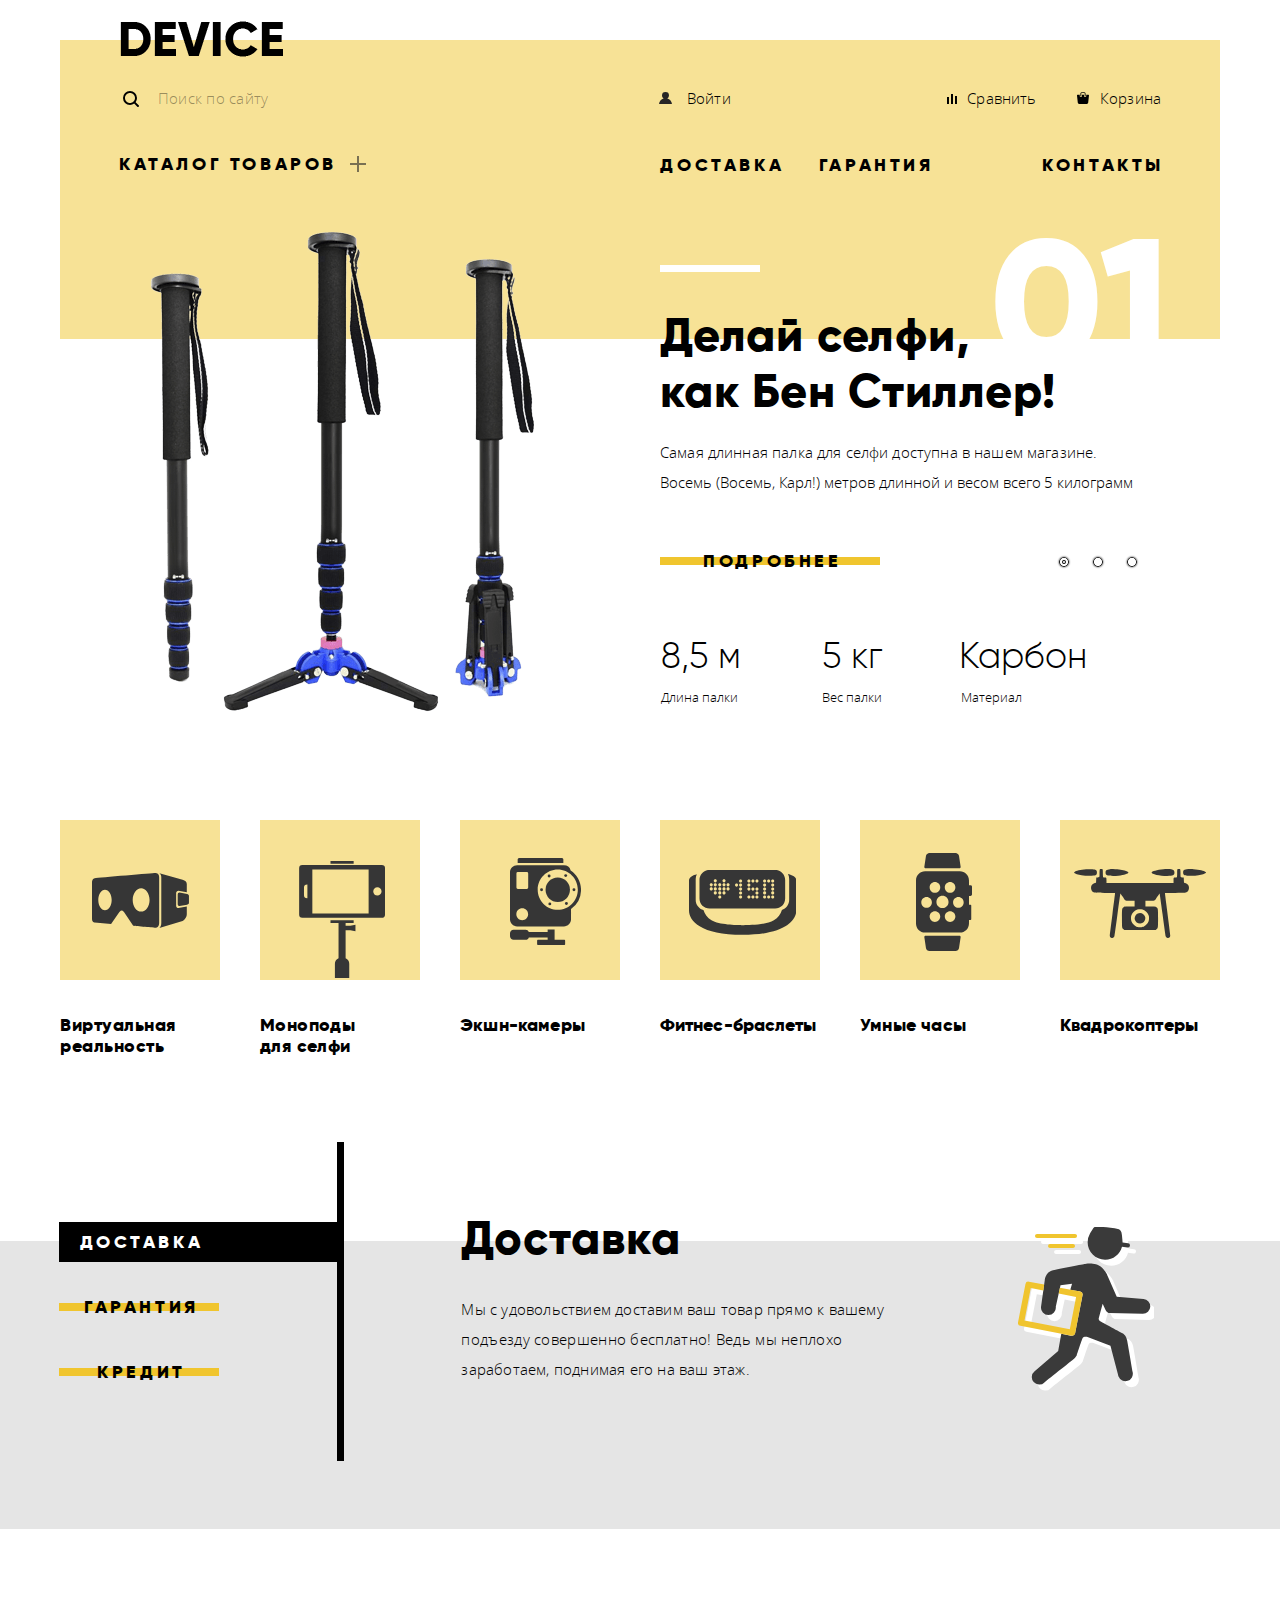
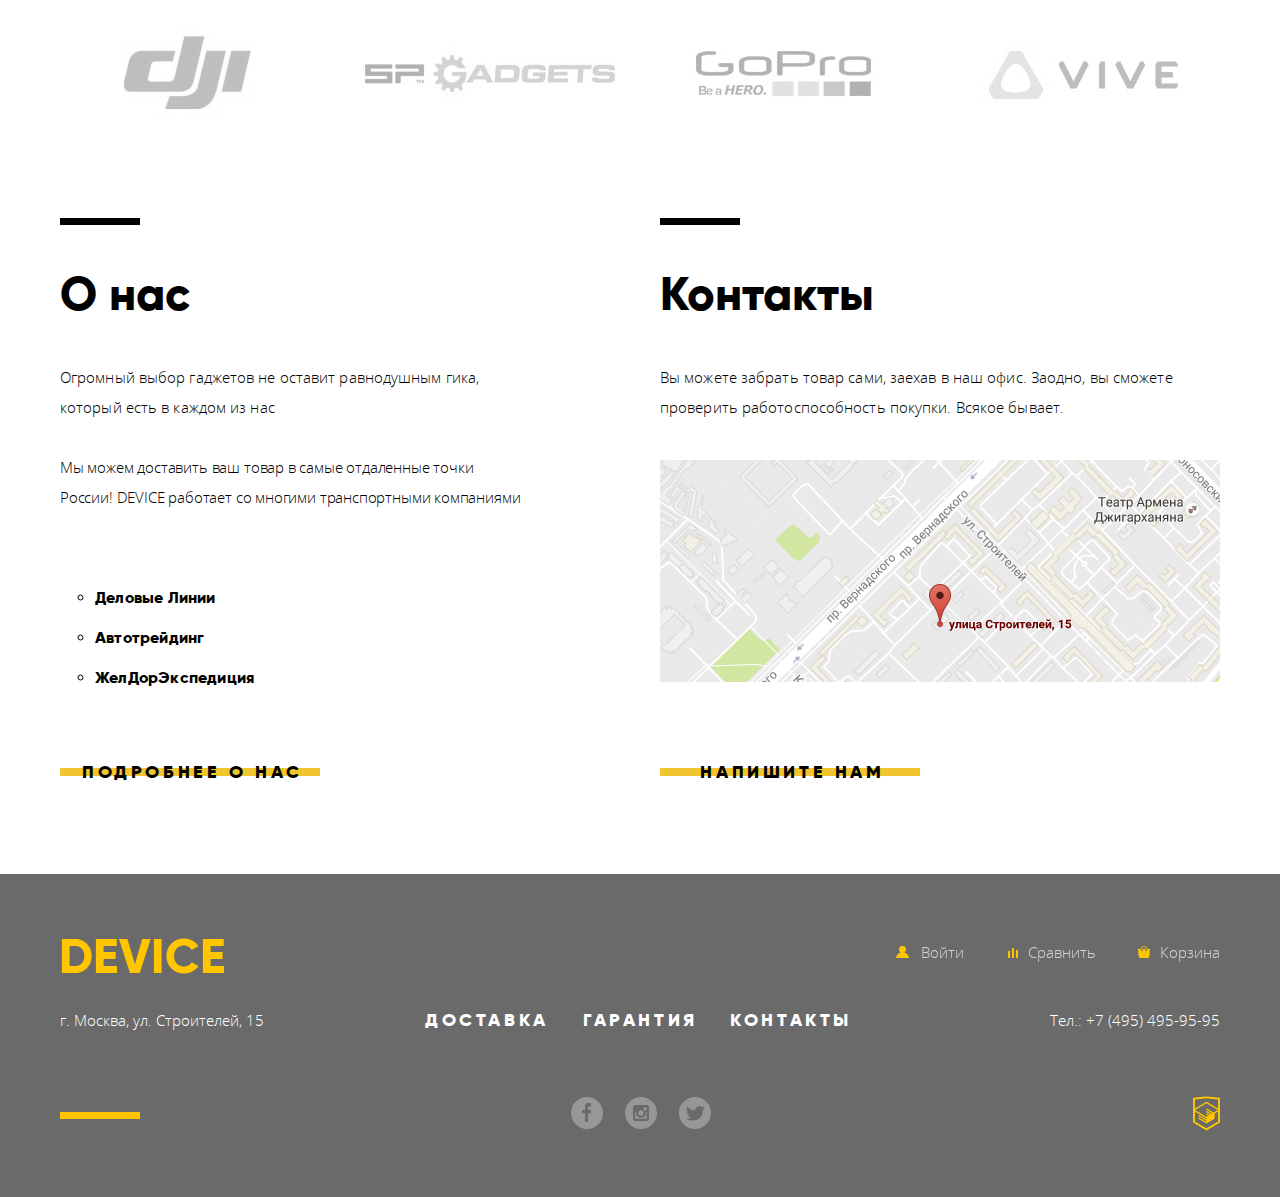
<file: index.html>
<!DOCTYPE html>
<html lang="ru">

<head>
    <meta charset="utf-8">
    <title>HTML Academy: Девайс</title>
    <link rel="stylesheet" href="css/normalize.css">
    <link rel="stylesheet" href="css/style.min.css">
</head>

<body>
    <header class="page-header">
        <div class="container-header">
            <img src="img/device-logo-header.png" alt="DEVICE" class="logo-header" width="168" height="54">
            <div class="header-top">
                <form action="https://echo.htmlacademy.ru" class="search" name="search">
                    <div class="search-style">
                        <input type="search" placeholder="Поиск по сайту">
                        <input type="submit" value="Найти" class="button-hover">
                    </div>
                </form>
                <ul class="user-interface">
                    <li>
                        <a href="#" class="user"> Войти</a>
                    </li>
                    <li>
                        <a href="#" class="compare"> Сравнить</a>
                    </li>
                    <li>
                        <a href="#" class="cart"> Корзина</a>
                    </li>
                </ul>
            </div>
            <div class="header-bottom">
                <ul class="catalog">
                    <li><a href="#" class="catalog-first-item">Каталог товаров </a><img src="img/plus.svg" alt="открыть каталог товаров" class="plus" width="16" height="16">
                        <div class="catalog-navigation-hidden">
                            <div class="column">
                                <ul class="column-1">
                                    <li><a href="#">Виртуальная реальность</a></li>
                                    <li><a href="catalog.html">Моноподы для селфи</a></li>
                                    <li><a href="#">Экшн-камеры</a></li>
                                </ul>
                            </div>
                            <div class="column">
                                <ul class="column-2">
                                    <li><a href="#">Фитнесс-браслеты</a></li>
                                    <li><a href="#">Умные часы</a></li>
                                </ul>
                            </div>
                            <div class="column">
                                <ul class="column-3">
                                    <li><a href="#">Квадрокоптеры</a></li>
                                </ul>
                            </div>
                        </div>
                    </li>
                </ul>
                <ul class="servic-interface">
                    <li><a href="#services">Доставка</a></li>
                    <li><a href="#services">Гарантия</a></li>
                    <li><a href="#info">Контакты</a></li>
                </ul>
            </div>
        </div>
    </header>
    <main class="page-main">
        <section class="promo-sliders">
            <h2 class="visually-hidden">
                Выбор магазина
            </h2>
            <input class="visually-hidden btn-1" type="radio" id="btn-1" name="toggle" checked>
            <input class="visually-hidden btn-2" type="radio" id="btn-2" name="toggle">
            <input class="visually-hidden btn-3" type="radio" id="btn-3" name="toggle">
            <div class="slider-controls">
                <label for="btn-1"></label>
                <label for="btn-2"></label>
                <label for="btn-3"></label>
            </div>
            <div class="slider-inner">
                <div class="slider-sliders">
                    <div class="slider">
                        <div class="slider-col-1">
                            <img src="img/slider-1.png" alt="Самая длинная палка для селфи" width="384" height="486">
                        </div>
                        <div class="slider-col-2">
                            <span class="promo-decor"></span> <span class="slider-number">01</span>
                            <p>Делай селфи,</p>
                            <p>как Бен Стиллер!</p>
                            <p>Самая длинная палка для селфи доступна в нашем магазине.</p>
                            <p>Восемь (Восемь, Карл!) метров длинной и весом всего 5 килограмм</p>
                            <a href="#" class="btn-style"><span>подробнее</span></a>
                            <table class="slide-1-table">
                                <tr>
                                    <th>8,5 м</th>
                                    <th>5 кг</th>
                                    <th>Карбон</th>
                                </tr>
                                <tr>
                                    <td>Длина палки</td>
                                    <td>Вес палки</td>
                                    <td>Материал</td>
                                </tr>
                            </table>
                        </div>
                    </div>
                    <div class="slider">
                        <div class="slider-col-1">
                            <img src="img/slider-2.png" alt="Мотивирующий фитнес-браслет" width="345" height="485">
                        </div>
                        <div class="slider-col-2 slider-2">
                            <span class="promo-decor"></span><span class="slider-number">02</span>
                            <p>Худеем правильно!</p>
                            <p>Мотивирующие браслеты помогут найти в себе силы</p>
                            <p>не пропускать занятия и соблюдать диету</p>
                            <a href="#" class="btn-style"><span>подробнее</span></a>
                            <table class="slide-1-table">
                                <tr>
                                    <th>48 часов</th>
                                </tr>
                                <tr>
                                    <td>Без подзарядки</td>
                                </tr>
                            </table>
                        </div>
                    </div>
                    <div class="slider">
                        <div class="slider3-col-1">
                            <img src="img/slider-3.png" alt="Квадрокоптер с мощным лазером" width="526" height="334">
                        </div>
                        <div class="slider-col-2 slider-3">
                            <span class="promo-decor"></span><span class="slider-number">03</span>
                            <p>Порхает как бабочка, жалит как пчела!</p>
                            <p>Этот обычный, на первый взгляд, квадрокоптер оснащен</p>
                            <p> мощным лазером, замаскированным под стандартную камеру.</p>
                            <a href="#" class="btn-style"><span>подробнее</span></a>
                            <table class="slide-1-table slide-3-table">
                                <tr>
                                    <th>800 м</th>
                                    <th>50 м</th>
                                </tr>
                                <tr>
                                    <td>Дальность полета</td>
                                    <td>Радиус поражения</td>
                                </tr>
                            </table>
                        </div>
                    </div>
                </div>
            </div>
        </section>
        <section class="popular">
            <div class="container-popular">
                <h2 class="visually-hidden">Популярное</h2>
                <ul class="popular-item2-list">
                    <li class="popular-item1-hover">
                        <a href="#">
                            <div class="popular-item popular-item-1">
                                <img src="img/popular-1.svg" alt="Виртуальная реальность" width="97" height="55">
                            </div>
                            <h3>Виртуальная реальность</h3>
                        </a>
                    </li>
                    <li class="popular-item2-hover">
                        <a href="#">
                            <div class="popular-item popular-item-2">
                                <img src="img/popular-2.svg" alt="Моноподы для селфи" width="86" height="117">
                            </div>
                            <h3>Моноподы для селфи</h3>

                        </a>
                    </li>
                    <li class="popular-item3-hover">
                        <a href="#">
                            <div class="popular-item popular-item-3">
                                <img src="img/popular-3.svg" alt="Экшн-камеры" width="71" height="87">
                            </div>
                            <h3>Экшн-камеры</h3>

                        </a>
                    </li>
                    <li class="popular-item4-hover">
                        <a href="#">
                            <div class="popular-item popular-item-4">
                                <img src="img/popular-4.svg" alt="Фитнес-браслеты" width="107" height="65">
                            </div>
                            <h3>Фитнес-браслеты</h3>

                        </a>
                    </li>
                    <li class="popular-item5-hover">
                        <a href="#">
                            <div class="popular-item popular-item-5">
                                <img src="img/popular-5.svg" alt="Умные часы" width="56" height="98">
                            </div>
                            <h3>Умные часы</h3>
                        </a>
                    </li>
                    <li class="popular-item6-hover">
                        <a href="#">
                            <div class="popular-item popular-item-6">
                                <img src="img/poppular-6.svg" alt="Квадрокоптеры" width="132" height="69">
                            </div>
                            <h3>Квадрокоптеры</h3>
                        </a>
                    </li>
                </ul>
            </div>
        </section>
        <section class="services" id="services">
            <div class="container-services">
                <h2 class="visually-hidden">
                    Сервис
                </h2>
                <input class="visually-hidden btn-4" type="radio" id="btn-4" name="toggle-services" checked>
                <input class="visually-hidden btn-5" type="radio" id="btn-5" name="toggle-services">
                <input class="visually-hidden btn-6" type="radio" id="btn-6" name="toggle-services">
                <div class="services-slider-controls">
                    <label for="btn-4" class="btn-style btn-label">Доставка</label>
                    <label for="btn-5" class="btn-style btn-label">Гарантия</label>
                    <label for="btn-6" class="btn-style btn-label">Кредит</label>
                </div>
                <div class="services-slider-inner">
                    <div class="services-slider-sliders">
                        <section class="services-slider">
                            <div class="col">
                                <h2>Доставка</h2>
                                <p>Мы с удовольствием доставим ваш товар прямо к вашему</p>
                                <p>подъезду совершенно бесплатно! Ведь мы неплохо </p>
                                <p>заработаем, поднимая его на ваш этаж.</p>
                            </div>
                            <img src="img/delivery.svg" alt="Доставка" width="136" height="164">
                        </section>
                        <section class="services-slider">
                            <div class="col">
                                <h2>Гарантия</h2>
                                <p>Если из-за возгорания купленного у нас товара у вас сгорит</p>
                                <p>дом - не переживайте, мы вывадим вам новый.</p>
                                <p>Товар, не дом, конечно же.</p>
                            </div>
                            <img src="img/warranty.svg" alt="Гарантия" width="171" height="194">
                        </section>
                        <section class="services-slider">
                            <div class="col">
                                <h2>Кредит</h2>
                                <p>Залезть в долговую яму стало проще! Кредитные</p>
                                <p>консультанты подберут для вас наиболее выгодные</p>
                                <p>условия кредита. Выгодные для нашего банка, разумеется.</p>
                            </div>
                            <img src="img/credit.svg" alt="Кредит" width="156" height="186">
                        </section>
                    </div>
                </div>
            </div>
        </section>
        <section class="brands">
           <h2 class="visually-hidden">Бренды</h2>
            <ul class="brands-list">
                <li>
                    <a href="#"><img src="img/logo-1.jpg%20copy.jpg" alt="DJI" width="260" height="100"></a>
                </li>
                <li>
                    <a href="#"><img src="img/logo-2.jpg%20copy.jpg" alt="SP GADGETS" width="260" height="100"></a>
                </li>
                <li>
                    <a href="#"><img src="img/logo-3.jpg%20copy.jpg" alt="GoPro" width="260" height="100"></a>
                </li>
                <li>
                    <a href="#"><img src="img/logo-4.jpg%20copy.jpg" alt="VIVE" width="260" height="100"></a>
                </li>
            </ul>
        </section>
        <div class="info" id="info">
            <section class="about-us">
                <span class="info-decor"></span>
                <h2>О нас</h2>
                <p>Огромный выбор гаджетов не оставит равнодушным гика, который есть в каждом из нас</p>
                <p>Мы можем доставить ваш товар в самые отдаленные точки</p>
                <p>России! DEVICE работает со многими транспортными компаниями</p>
                <ul>
                    <li><a href="#">Деловые Линии</a></li>
                    <li><a href="#">Автотрейдинг</a></li>
                    <li><a href="#">ЖелДорЭкспедиция</a></li>
                </ul>
                <a href="#" class="btn-style"><span>Подробнее о нас</span></a>
            </section>
            <section class="contacts">
                <span class="info-decor"></span>
                <h2>Контакты</h2>
                <p>Вы можете забрать товар сами, заехав в наш офис. Заодно, вы сможете</p>
                <p>проверить работоспособность покупки. Всякое бывает.</p>
                <a href="map.html"><img class="map-mini" src="img/map.jpg.png" alt="Найти нас" width="560" height="222"></a>
                <a href="write-us.html" class="btn-style btn-write-us"><span>Напишите нам</span></a>
            </section>
        </div>
    </main>

    <footer class="page-footer">
        <div class="container-footer">
            <div class="footer-top">
                <img src="img/device-logo-footer.png" alt="DEVICE" class="logo-footer" width="168" height="54">
                <ul class="footer-user-interface">
                    <li>
                        <a href="#" class="user-footer"><svg xmlns="http://www.w3.org/2000/svg" width="13" height="12" viewBox="0 0 13 12"><path fill="#ffc600" d="M.032 12h12.937c-.163-2.643-2.074-4.837-4.671-5.543a3.47 3.47 0 0 0 1.687-2.972 3.485 3.485 0 0 0-6.97 0c0 1.264.68 2.361 1.688 2.972C2.106 7.163.194 9.357.032 12z"/></svg><span>Войти</span></a>
                    </li>
                    <li>
                        <a href="#" class="compare-footer"><svg xmlns="http://www.w3.org/2000/svg" width="10" height="10" viewBox="0 0 10 10"><path fill="#ffc600" d="M8 2h1.984v8H8zM0 3h1.984v7H0zM4 0h2v10H4z"/></svg><span>Сравнить</span></a>
                    </li>
                    <li>
                        <a href="#" class="cart-footer"><svg class="qwerty" xmlns="http://www.w3.org/2000/svg" width="12" height="12" viewBox="0 0 12 12"><path fill="#ffc600" d="M11.864 3.017a.429.429 0 0 0-.327-.154H9.225V4.09c0 .563-.484 1.022-1.08 1.022-.594 0-1.078-.458-1.078-1.022V2.863H4.909V4.09c0 .563-.485 1.022-1.08 1.022-.595 0-1.078-.458-1.078-1.022V2.863H.438a.43.43 0 0 0-.327.154.472.472 0 0 0-.108.358l.776 7.134c.015.806.642 1.455 1.411 1.455h7.595c.77 0 1.396-.649 1.411-1.455l.776-7.134a.476.476 0 0 0-.108-.358z"/><path fill="#ffc600" d="M3.829 4.499c.239 0 .433-.184.433-.409V1.84c0-.632.672-1.022 1.295-1.022h1.079c.655 0 1.078.401 1.078 1.022v2.25c0 .225.194.409.431.409.239 0 .433-.184.433-.409V1.84C8.577.773 7.761 0 6.636 0H5.557c-1.19 0-2.159.826-2.159 1.84v2.25c0 .225.194.409.431.409z"/></svg><span>Корзина</span></a>
                    </li>
                </ul>
            </div>
            <div class="footer-middle">
                <p>г. Москва, ул. Строителей, 15</p>
                <ul class="footer-service-interface">
                    <li><a href="#services"> Доставка</a></li>
                    <li><a href="#services"> Гарантия</a></li>
                    <li><a href="#info"> Контакты</a></li>
                </ul>
                <p>Тел.: +7 (495) 495-95-95</p>
            </div>
            <div class="footer-bottom">
                <span class="footer-decor"></span>
                <ul class="social-buttons">
                    <li>
                        <a href="#" class="social-btn-facebook"><img src="img/facebook.svg" alt="Facebook" width="32" height="32"></a>
                    </li>
                    <li>
                        <a href="#" class="social-btn-instagram"><img src="img/instagram.svg" alt="Instagram" width="32" height="32"></a>
                    </li>
                    <li>
                        <a href="#" class="social-btn-twitter"><img src="img/twitter.svg" alt="Twitter" width="32" height="32"></a>
                    </li>
                </ul>
                <p class="copyright">
                    <a href="https://htmlacademy.ru/intensive/htmlcss"><img src="img/logo-html.svg" alt="HTMLAcademy" width="27" height="35"></a>
                    <span class="visually-hidden">HTML Academy</span>
                </p>
            </div>
        </div>
    </footer>
    <div class="write-us">
        <form action="https://echo.htmlacademy.ru" name="write-us">
            <div>
                <label class="write-us-item">
                    Ваше имя:
                    <input type="text" name="login" placeholder="Представьтесь, пожалуйста">
                </label>
                <label>
                    Ваш e-mail:
                    <input type="email" name="email" placeholder="Для отправки ответа">
                </label>
            </div>
            <label>
                    Текст письма:
                    <textarea name="comment" cols="30" rows="10" placeholder="В свободной форме"></textarea>
                </label>
            <input type="submit" class="btn-style">
        </form>
        <a href="#" class="modal-close"><img src="img/modal-close.svg" alt="" width="55" height="55"></a>
    </div>
    <div class="map">
        <iframe src="https://yandex.ru/map-widget/v1/-/CBa~6RKw" width="960" height="559"></iframe>
        <a href="#" class="modal-close-map"><img src="img/modal-close.svg" alt="" width="55" height="55"></a>
    </div>
    <script src="js/script.min.js"></script>
</body>

</html>
</file>
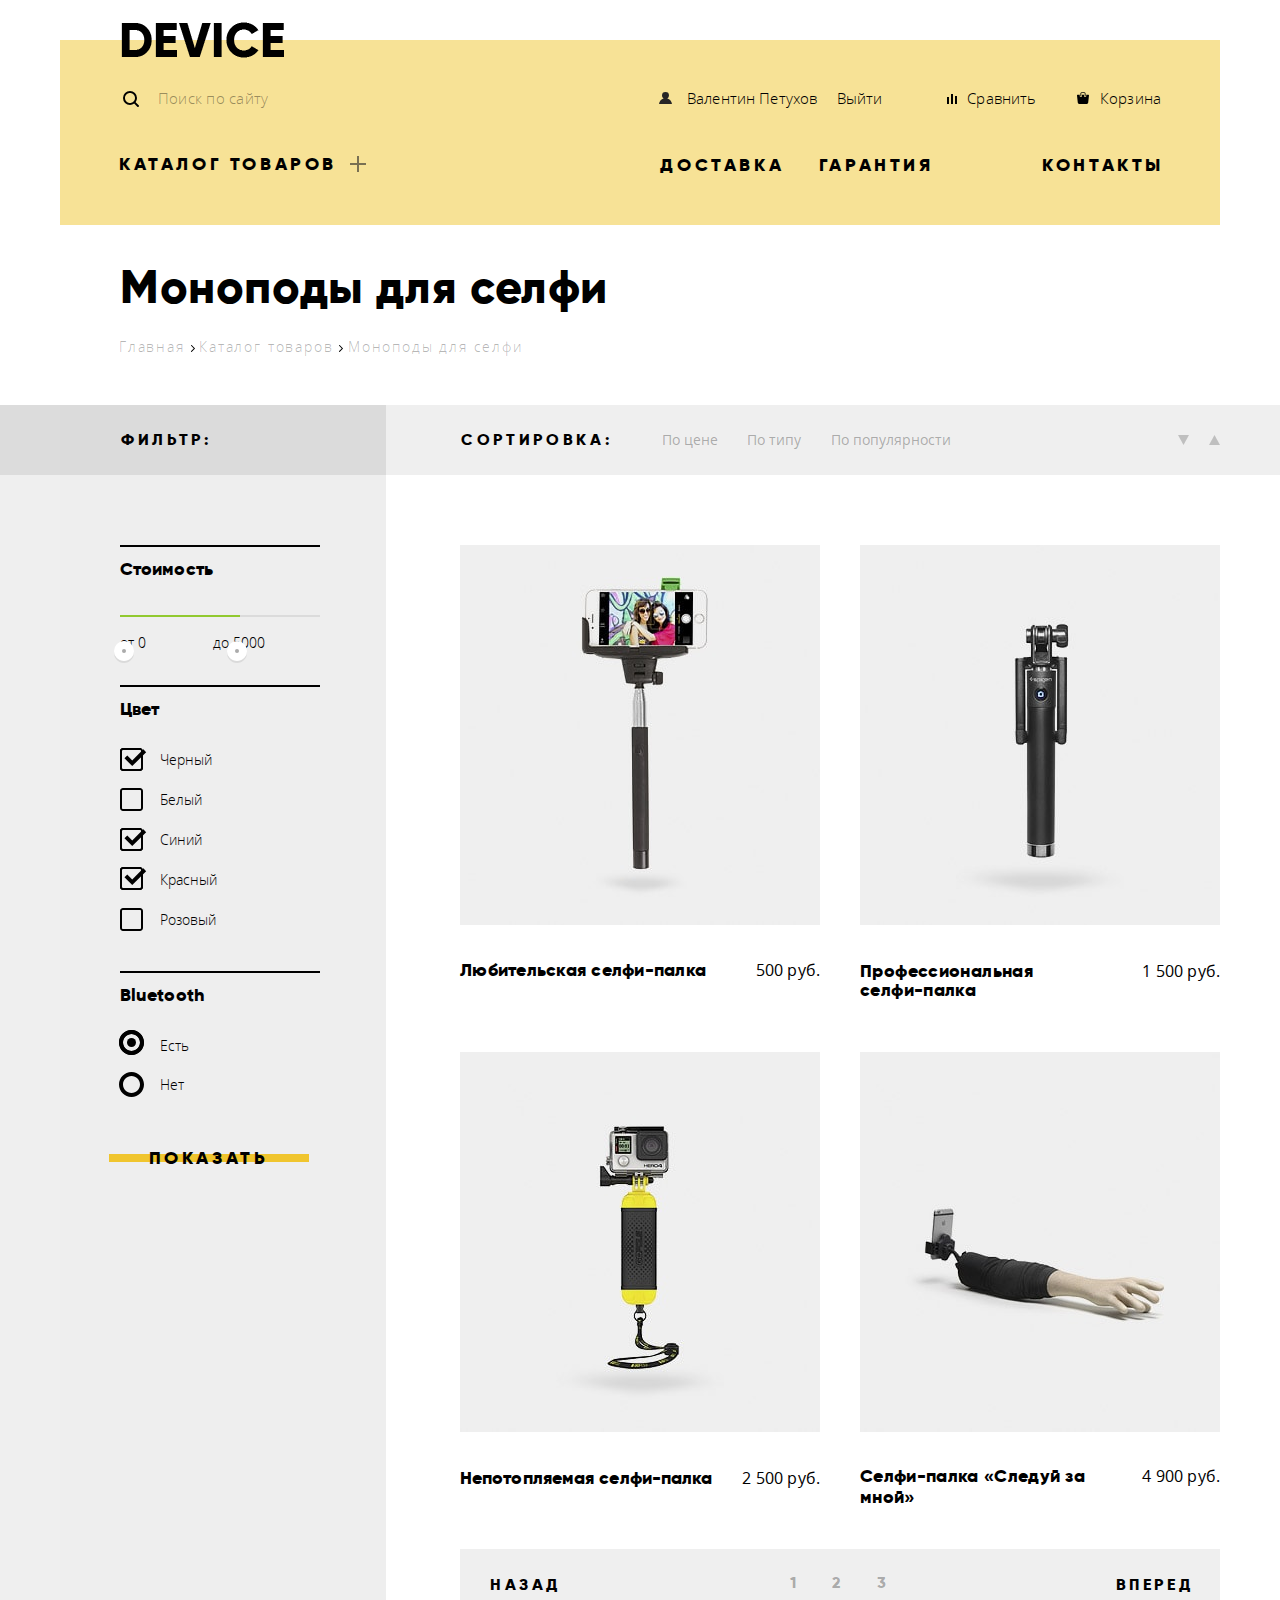
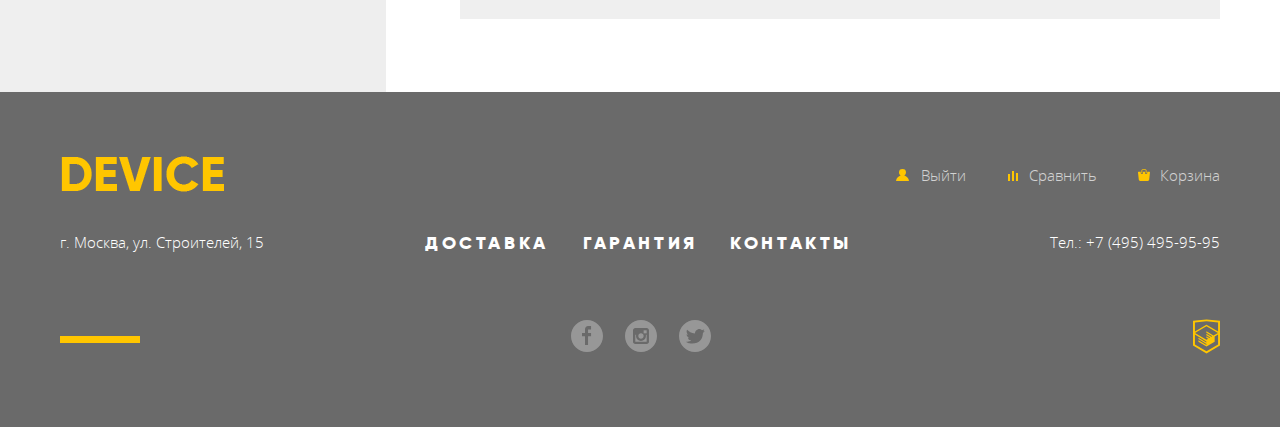
<file: catalog.html>
<!DOCTYPE html>
<html lang="en">

<head>
    <meta charset="utf-8">
    <title>HTML Academy: Девайс</title>
    <link rel="stylesheet" href="css/normalize.css">
    <link rel="stylesheet" href="css/style.min.css">
</head>

<body>
    <header class="page-header">
        <div class="container-catalog-header">
            <a href="index.html"><img src="img/device-logo-header.png" alt="DEVICE" class="logo-header-hover catalog-logo-header" width="168" height="54"></a>
            <div class="header-top">
                <form action="https://echo.htmlacademy.ru" class="search">
                    <div class="search-style">
                        <input type="search" placeholder="Поиск по сайту">
                        <input type="submit" value="Найти" class="button-hover">
                    </div>
                </form>
                <ul class="user-interface">
                    <li>
                        <a href="#" class="user"> Валентин Петухов</a>
                        <a href="#">Выйти</a>
                    </li>
                    <li>
                        <a href="#" class="compare"> Сравнить</a>
                    </li>
                    <li>
                        <a href="#" class="cart"> Корзина</a>
                    </li>
                </ul>
            </div>
            <div class="header-bottom">
                <ul class="catalog">
                    <li><a href="#" class="catalog-first-item">Каталог товаров </a><img src="img/plus.svg" alt="открыть каталог товаров" class="plus" width="16" height="16">
                        <div class="catalog2-navigation-hidden">
                            <div class="column">
                                <ul class="column-1">
                                    <li><a href="#">Виртуальная реальность</a></li>
                                    <li><a href="#">Моноподы для селфи</a></li>
                                    <li><a href="#">Экшн-камеры</a></li>
                                </ul>
                            </div>
                            <div class="column">
                                <ul class="column-2">
                                    <li><a href="#">Фитнесс-браслеты</a></li>
                                    <li><a href="#">Умные часы</a></li>
                                </ul>
                            </div>
                            <div class="column">
                                <ul class="column-3">
                                    <li><a href="#">Квадрокоптеры</a></li>
                                </ul>
                            </div>
                        </div>
                    </li>
                </ul>
                <ul class="servic-interface">
                    <li><a href="#services">Доставка</a></li>
                    <li><a href="#services">Гарантия</a></li>
                    <li><a href="#info">Контакты</a></li>
                </ul>
            </div>
        </div>

    </header>
    <main class="main-catalog">
        <section class="page-catalog">
            <header class="page-catalog-header">
                <h1>Моноподы для селфи</h1>
                <ul class="breadcrumbs" id="breadcrumbs">
                    <li><a href="/index.html">Главная <img src="img/nav-arrow.svg" alt="" width="4" height="7"></a></li>
                    <li><a href="/catalog.html">Каталог товаров <img src="img/nav-arrow.svg" alt="" width="4" height="7"></a></li>
                    <li><span class="current">Моноподы для селфи</span></li>
                </ul>
            </header>

            <div class="container-catalog-main">
                <div class="left">
                </div>
                <section class="filter">
                    <h2>Фильтр:</h2>
                    <form action="https://echo.htmlacademy.ru">
                        <fieldset class="filter-slider">
                            <legend>Стоимость</legend>
                            <div class="filter-price-slider">
                                <div><img src="img/filter-button.svg" alt="" width="20" height="23"></div>
                                <div></div>
                                <div><img src="img/filter-button.svg" alt="" width="20" height="23"></div>
                                <p><span>от 0</span><span>до 5000</span></p>
                            </div>
                        </fieldset>
                        <fieldset class="filter-color-selection">
                            <legend>Цвет</legend>
                            <ul class="filter-color-selection-list">
                                <li>
                                    <input class="visually-hidden black" type="checkbox" name="black" id="black" checked>
                                    <label for="black" class="filter-color-item1">Черный</label>
                                </li>
                                <li>
                                    <input class="visually-hidden white" type="checkbox" name="white" id="white">
                                    <label for="white" class="filter-color-item2">Белый</label>
                                </li>
                                <li>
                                    <input class="visually-hidden blue" type="checkbox" name="blue" id="blue" checked>
                                    <label for="blue" class="filter-color-item3">Синий</label>
                                </li>
                                <li>
                                    <input class="visually-hidden red" type="checkbox" name="red" id="red" checked>
                                    <label for="red" class="filter-color-item4">Красный</label>
                                </li>
                                <li>
                                    <input class="visually-hidden pink" type="checkbox" name="pink" id="pink">
                                    <label for="pink" class="filter-color-item5">Розовый</label>
                                </li>
                            </ul>
                        </fieldset>
                        <fieldset class="filter-bluetooth-selection">
                            <legend>Bluetooth</legend>
                            <ul class="filter-bluetooth-selection-list">
                                <li>
                                    <input class="visually-hidden yes" type="radio" id="yes" name="bluetooth" checked>
                                    <label for="yes" class="filter-bluetooth-item1">Есть</label></li>
                                <li>
                                    <input class="visually-hidden no" type="radio" id="no" name="bluetooth">
                                    <label for="no" class="filter-bluetooth-item2">Нет</label>
                                </li>
                            </ul>
                        </fieldset>
                        <input type="submit" class="btn-style" value="Показать">
                    </form>

                </section>
                <section class="goods">
                    <header class="goods-header">
                        <h2>Сортировка:</h2>
                        <ul class="goods-header-list">
                            <li><a href="#">По цене</a></li>
                            <li><a href="#">По типу</a></li>
                            <li><a href="#">По популярности</a></li>
                            <li>
                                <a href="#">
                                    <svg xmlns="http://www.w3.org/2000/svg" width="11" height="10" viewBox="0 0 11 10">
                                        <path class="icon-down" fill="#231F20" d="M5.5 10L0 0h11"/>
                                    </svg>
                                    <span class="visually-hidden">Сортировать по убыванию</span>
                                </a>
                            </li>
                            <li>
                                <a href="#">
                                    <svg xmlns="http://www.w3.org/2000/svg" width="11" height="10" viewBox="0 0 11 10">
                                        <path class="icon-up" fill="#231F20" d="M5.5 0L0 10h11z"/>
                                    </svg>
                                    <span class="visually-hidden">Сортировать по возрастанию</span>
                                </a>
                            </li>
                        </ul>
                    </header>
                    <div class="grid-of-goods">
                        <div class="item item1">
                            <img src="img/item-1.jpg" alt="Любительская селфи-палка" width="360" height="380">
                            <div class="menu-hover">
                                <ul>
                                    <li><a href="#" class="btn-style"><span class="menu-hover-span">В корзину</span></a></li>
                                    <li class="menu-hover-p"><a href="#">Добавить к сравнению</a></li>
                                </ul>
                            </div>
                            <div>
                                <p><a href="#">Любительская селфи-палка</a></p>
                                <span>500 руб.</span>
                            </div>
                        </div>
                        <div class="item item2">
                            <img src="img/item-2.jpg" alt="Профессиональная селфи-палка" width="360" height="380">
                            <div class="menu-hover">
                                <ul>
                                    <li><a href="#" class="btn-style"><span class="menu-hover-span">В корзину</span></a></li>
                                    <li class="menu-hover-p"><a href="#">Добавить к сравнению</a></li>
                                </ul>
                            </div>
                            <div>
                                <p><a href="#">Профессиональная селфи-палка</a></p>
                                <span>1 500 руб.</span>
                            </div>
                        </div>
                        <div class="item item3">
                            <img src="img/item-3.jpg" alt="непотопляемая селфи-палка" width="360" height="380">
                            <div class="menu-hover">
                                <ul>
                                    <li><a href="#" class="btn-style"><span class="menu-hover-span">В корзину</span></a></li>
                                    <li class="menu-hover-p"><a href="#">Добавить к сравнению</a></li>
                                </ul>
                            </div>
                            <div>
                                <p><a href="#">Непотопляемая селфи-палка</a></p>
                                <span>2 500 руб.</span>
                            </div>
                        </div>
                        <div class="item item4 grid-item--new">
                            <img src="img/item-4.jpg" alt="Селфи-палка «Следуй за мной»" width="360" height="380">
                            <div class="menu-hover">
                                <ul>
                                    <li><a href="#" class="btn-style"><span class="menu-hover-span">В корзину</span></a></li>
                                    <li class="menu-hover-p"><a href="#">Добавить к сравнению</a></li>
                                </ul>
                            </div>
                            <div>
                                <p><a href="#">Селфи-палка «Следуй за мной»</a></p>
                                <span>4 900 руб.</span>
                            </div>
                        </div>
                    </div>
                    <footer class="goods-footer">
                       <span>Назад</span>
                        <ul class="goods-footer-list">
                            <li class="goods-footer-navi1"><a href="#">1</a></li>
                            <li class="goods-footer-navi2"><a href="#">2</a></li>
                            <li class="goods-footer-navi3"><a href="#">3</a></li>
                        </ul>
                        <span>Вперед</span>
                    </footer>
                </section>
                <div class="right">
                </div>
            </div>
        </section>
    </main>
    <footer class="page-footer">
        <div class="catalog-container-footer">
            <div class="footer-top">
                <img src="img/device-logo-footer.png" alt="DEVICE" class="logo-footer" width="168" height="54">
                <ul class="footer-user-interface">
                    <li>
                        <a href="#" class="user-footer">
                            <svg xmlns="http://www.w3.org/2000/svg" width="13" height="12" viewBox="0 0 13 12"><path fill="#ffc600" d="M.032 12h12.937c-.163-2.643-2.074-4.837-4.671-5.543a3.47 3.47 0 0 0 1.687-2.972 3.485 3.485 0 0 0-6.97 0c0 1.264.68 2.361 1.688 2.972C2.106 7.163.194 9.357.032 12z"/></svg><span>Выйти</span></a>
                    </li>
                    <li>
                        <a href="#" class="compare-footer"><svg xmlns="http://www.w3.org/2000/svg" width="10" height="10" viewBox="0 0 10 10"><path fill="#ffc600" d="M8 2h1.984v8H8zM0 3h1.984v7H0zM4 0h2v10H4z"/></svg><span>Сравнить</span></a>
                    </li>
                    <li>
                        <a href="#" class="cart-footer"><svg class="qwerty" xmlns="http://www.w3.org/2000/svg" width="12" height="12" viewBox="0 0 12 12"><path fill="#ffc600" d="M11.864 3.017a.429.429 0 0 0-.327-.154H9.225V4.09c0 .563-.484 1.022-1.08 1.022-.594 0-1.078-.458-1.078-1.022V2.863H4.909V4.09c0 .563-.485 1.022-1.08 1.022-.595 0-1.078-.458-1.078-1.022V2.863H.438a.43.43 0 0 0-.327.154.472.472 0 0 0-.108.358l.776 7.134c.015.806.642 1.455 1.411 1.455h7.595c.77 0 1.396-.649 1.411-1.455l.776-7.134a.476.476 0 0 0-.108-.358z"/><path fill="#ffc600" d="M3.829 4.499c.239 0 .433-.184.433-.409V1.84c0-.632.672-1.022 1.295-1.022h1.079c.655 0 1.078.401 1.078 1.022v2.25c0 .225.194.409.431.409.239 0 .433-.184.433-.409V1.84C8.577.773 7.761 0 6.636 0H5.557c-1.19 0-2.159.826-2.159 1.84v2.25c0 .225.194.409.431.409z"/></svg><span>Корзина</span></a>
                    </li>
                </ul>
            </div>
            <div class="footer-middle">
                <p class="footer-middle-p">г. Москва, ул. Строителей, 15</p>
                <ul class="footer-service-interface">
                    <li><a href="#services"> Доставка</a></li>
                    <li><a href="#services"> Гарантия</a></li>
                    <li><a href="#info"> Контакты</a></li>
                </ul>
                <p class="footer-middle-p">Тел.: +7 (495) 495-95-95</p>
            </div>
            <div class="footer-bottom">
                <span class="footer-decor"></span>
                <ul class="social-buttons">
                    <li>
                        <a href="#" class="social-btn-facebook"><img src="img/facebook.svg" alt="Facebook" width="32" height="32"></a>
                    </li>
                    <li>
                        <a href="#" class="social-btn-instagram"><img src="img/instagram.svg" alt="Instagram" width="32" height="32"></a>
                    </li>
                    <li>
                        <a href="#" class="social-btn-twitter"><img src="img/twitter.svg" alt="Twitter" width="32" height="32"></a>
                    </li>
                </ul>
                <p class="copyright">
                    <a href="https://htmlacademy.ru/intensive/htmlcss"><img src="img/logo-html.svg" alt="HTMLAcademy" width="27" height="35"></a>
                </p>
            </div>
        </div>
    </footer>
</body>

</html>
</file>
<file: css/style.min.css>
@font-face{font-family:"Gilroy";font-weight:700;font-style:normal;src:local("Gilroy-ExtraBold"),local("Gilroy-ExtraBold"),url(../fonts/gilroyextrabold.woff) format("woff"),url(../fonts/gilroyextrabold.woff2) format("woff2")}@font-face{font-family:"Gilroy";font-weight:300;font-style:normal;src:local("Gilroy-Light"),local("Gilroy-Light"),url(../fonts/gilroylight.woff) format("woff"),url(../fonts/gilroylight.woff2) format("woff2")}@font-face{font-family:"OpenSans";font-weight:400;font-style:normal;src:local("Open Sans"),local("OpenSans"),url(../fonts/opensans.woff) format("woff"),url(../fonts/opensans.woff2) format("woff2")}@font-face{font-family:"OpenSans";font-weight:300;font-style:normal;src:local("Open Sans Light"),local("OpenSans-Light"),url(../fonts/opensanslight.woff) format("woff"),url(../fonts/opensanslight.woff2) format("woff2")}a,body{color:#000}body{margin:0;padding:0;font-family:"OpenSans","Tahoma",sans-serif;display:-webkit-box;display:-ms-flexbox;display:flex;-webkit-box-orient:vertical;-webkit-box-direction:normal;-ms-flex-direction:column;flex-direction:column;-ms-flex-line-pack:center;align-content:center;min-width:1160px}a{text-decoration:none}html{-webkit-box-sizing:border-box;box-sizing:border-box}*,::after,::before{-webkit-box-sizing:inherit;box-sizing:inherit}h1,h2,h3,h4,h5,h6,th{font-family:"Gilroy","Arial Black",sans-serif}.visually-hidden{position:absolute;clip:rect(0 0 0 0);width:1px;height:1px;margin:-1px}.page-header{-ms-flex-pack:distribute;justify-content:space-around;position:relative}.page-footer,.page-header,.page-main{display:-webkit-box;display:-ms-flexbox;display:flex;min-width:1160px}.page-main{-webkit-box-orient:vertical;-webkit-box-direction:normal;-ms-flex-direction:column;flex-direction:column}.page-footer{-ms-flex-pack:distribute;justify-content:space-around;background-color:#6a6a6a;overflow:hidden}.container-header{padding:54px 57px 163px 59px;margin-top:40px;height:299px;background-color:#f7e296}.catalog-container-footer,.container-catalog-header,.container-footer,.container-header{display:-webkit-box;display:-ms-flexbox;display:flex;position:relative;-webkit-box-orient:vertical;-webkit-box-direction:normal;-ms-flex-direction:column;flex-direction:column;min-width:1160px}.container-catalog-header{margin-top:40px;background-color:#f7e296;padding:54px 57px 0 59px;height:185px}.catalog-container-footer,.container-footer{-webkit-box-pack:justify;-ms-flex-pack:justify;justify-content:space-between;height:323px;padding:70px 0 47px}.catalog-container-footer{height:335px;padding:75px 0 50px}.catalog-container-footer .footer-bottom{height:74px}.footer-middle-p{padding-bottom:2px}.header-top{display:-webkit-box;display:-ms-flexbox;display:flex;-webkit-box-pack:justify;-ms-flex-pack:justify;justify-content:space-between;margin-bottom:11px;letter-spacing:.02em;margin-top:-4px}.search input{border:0;background-color:inherit;margin-left:19px;margin-top:3px;position:relative;letter-spacing:.016em}.servic-interface li:nth-child(1){-webkit-box-pack:justify;-ms-flex-pack:justify;justify-content:space-between}.plus{position:relative;left:4px;top:2px;opacity:.6;z-index:11}.header-bottom,.user-interface{display:-webkit-box;display:-ms-flexbox;display:flex;-webkit-box-pack:justify;-ms-flex-pack:justify;justify-content:space-between}.header-bottom{text-transform:uppercase;letter-spacing:.2em}.user-interface{width:494px;letter-spacing:.01em;position:relative}.user-interface li:nth-of-type(1){width:280px;padding-left:18px}.user-interface li:nth-of-type(2){width:120px;padding-left:22px}.user-interface li:nth-of-type(3){width:100px;padding-left:36px}.user{margin-right:15px}.column-1 li:hover,.column-2 li:hover,.column-3 li:hover,.header-top li:hover,.logo-header-hover:hover,.servic-interface li:hover,a.catalog-first-item:hover{opacity:.6}.btn-style:active span,.column-1 li:active,.column-2 li:active,.column-3 li:active,.header-top li:active,.logo-header-hover:active,.servic-interface li:active,a.catalog-first-item:active{opacity:.3}.pixelperfect img{display:block;position:relative;right:3px}.user::before{content:url(../img/user.svg);position:absolute;left:-10px}.cart::before,.compare::before{content:url(../img/cart.svg);position:absolute;right:74px}.compare::before{content:url(../img/compare.svg);right:206px}.servic-interface{text-transform:uppercase;max-width:670px}.servic-interface li:first-child{margin-right:26px}.servic-interface li:nth-child(2){margin-right:100px}.servic-interface li:nth-child(3){margin-right:-1px}.btn-style{display:-webkit-box;display:-ms-flexbox;display:flex;-webkit-box-align:center;-ms-flex-align:center;align-items:center;-webkit-box-pack:center;-ms-flex-pack:center;justify-content:center;font-family:"Gilroy","Arial",sans-serif;font-weight:700;font-style:normal;font-size:18px;text-transform:uppercase;width:220px;height:40px;margin-top:36px;margin-bottom:45px;padding-left:5px;letter-spacing:.2em;background-image:-webkit-gradient(linear,left top,left bottom,color-stop(40%,transparent),color-stop(40%,#f0c52e),color-stop(60%,#f0c52e),color-stop(60%,transparent));background-image:-webkit-linear-gradient(transparent 40%,#f0c52e 40%,#f0c52e 60%,transparent 60%);background-image:-o-linear-gradient(transparent 40%,#f0c52e 40%,#f0c52e 60%,transparent 60%);background-image:linear-gradient(transparent 40%,#f0c52e 40%,#f0c52e 60%,transparent 60%);text-align:center}.btn-style:hover{background-image:-webkit-gradient(linear,left top,left bottom,from(transparent),color-stop(0%,#f0c52e),color-stop(100%,#f0c52e),to(transparent));background-image:-webkit-linear-gradient(transparent 0%,#f0c52e 0%,#f0c52e 100%,transparent 100%);background-image:-o-linear-gradient(transparent 0%,#f0c52e 0%,#f0c52e 100%,transparent 100%);background-image:linear-gradient(transparent 0%,#f0c52e 0%,#f0c52e 100%,transparent 100%)}.logo-header{position:absolute;left:57px;top:-28px}.catalog-logo-header{position:absolute;left:58px;top:-27px}.footer-top,.header-top ul{margin:0;padding:0}.footer-top li,.header-top li,.servic-interface li{display:inline-block;vertical-align:middle}.footer-top,.header-top input,.header-top ul{font-family:"OpenSans","Tahoma",sans-serif;font-weight:300;font-style:normal;font-size:15px}.footer-middle:not(p),.header-bottom{font-family:"Gilroy","Arial",sans-serif;font-weight:700;font-style:normal;font-size:18px}.catalog,.catalog-navigation-hidden ul,.catalog2-navigation-hidden ul,.footer-middle ul,.footer-top ul,.servic-interface{margin:0;padding:0;list-style:none}.brands li,.brands ul,.social-buttons{padding:0;list-style:none}.brands li,.brands ul{margin:0}.catalog-navigation-hidden,.catalog2-navigation-hidden{font-family:"OpenSans";font-weight:300;font-style:normal;font-size:15px;display:none;-webkit-box-orient:horizontal;-webkit-box-direction:normal;-ms-flex-direction:row;flex-direction:row;-ms-flex-line-pack:start;align-content:flex-start;position:absolute;left:0;bottom:0;width:1160px;height:167px;padding-left:60px;padding-top:41px;text-transform:none;line-height:36px;letter-spacing:.015em}.catalog2-navigation-hidden{bottom:-113px}.catalog:hover .catalog-navigation-hidden,.catalog:hover .catalog2-navigation-hidden{display:-webkit-box;display:-ms-flexbox;display:flex;background-color:#f7e296;z-index:2}.slider-col-2 p:first-of-type,.slider-col-2 p:nth-of-type(2){font-family:"Gilroy","Arial",sans-serif;font-weight:700;font-style:normal;font-size:47px;line-height:0}.slider-col-2 p:first-of-type{margin-top:63px;letter-spacing:.017em}.slider-col-2 p:nth-of-type(2){margin-top:9.4px;letter-spacing:.01em}.promo-sliders p:nth-of-type(3),.promo-sliders p:nth-of-type(4){font-family:"OpenSans";font-weight:300;font-style:normal;font-size:15px;line-height:15px}.promo-sliders p:nth-of-type(3){margin-top:7px;margin-bottom:0;letter-spacing:.01em}.promo-sliders p:nth-of-type(4){letter-spacing:-.03px}.slider-number{font-family:"Gilroy","Arial",sans-serif;font-weight:700;font-style:normal;font-size:179.2px;color:#fff;position:absolute;right:49px;top:-28px}.brands,.info,.popular,.promo-sliders{min-width:1160px;margin:0 auto}.brands-list,.footer-service-interface,.popular-item2-list,.social-buttons{-ms-flex-wrap:wrap;flex-wrap:wrap}.slide-1-table{margin-top:-7px;width:428px;height:89px;border-collapse:collapse}.slide-1-table th{font-family:"Gilroy","Arial",sans-serif;font-weight:400;font-style:normal;font-size:36px;height:58px}.slide-1-table td{font-family:"OpenSans";font-weight:300;font-style:normal;font-size:13px;height:30px;padding-top:10px}.slide-1-table td:nth-child(1){text-align:left}.slide-1-table td:nth-child(2){text-align:right}.slide-1-table td:nth-child(3){text-align:center;padding-left:12px}.slide-1-table th:first-child{text-align:left;vertical-align:bottom}.slide-1-table th:nth-child(2){width:94px}.slide-1-table th:nth-child(2),.slide-1-table th:nth-child(3){text-align:right;vertical-align:bottom}.info h2,.popular li,.services-slider h2,.services-slider-controls{font-family:"Gilroy","Arial",sans-serif;font-weight:700;font-style:normal;font-size:18px}.info h2,.services-slider h2{font-size:47px}.breadcrumbs,.footer-middle p,.info p,.services-slider p{font-family:"OpenSans";font-weight:300;font-style:normal;font-size:15px}.footer-middle li,.popular li{display:inline-block;vertical-align:middle}.info li{list-style:none;font-family:"Gilroy","Arial",sans-serif;font-weight:700;font-style:normal;font-size:18px;line-height:40px}.breadcrumbs{font-size:14px;margin:0;padding:0}.breadcrumbs li{display:inline-block;vertical-align:middle}.breadcrumbs a,.breadcrumbs li,.goods-header-list a{color:rgba(0,0,0,.3)}.breadcrumbs a:first-child:hover,.breadcrumbs a:nth-of-type(2):hover{color:rgba(0,0,0,.6)}.breadcrumbs a:first-child:active,.breadcrumbs a:nth-of-type(2):active{color:rgba(0,0,0,.1)}main h1{font-size:47px}.filter legend{list-style:none;font-family:"Gilroy","Arial",sans-serif;font-weight:700;font-style:normal;font-size:18px}.filter h2{font-size:16px}.filter:not(legend):not(.filter-slide){font-family:"OpenSans";font-weight:300;font-style:normal;font-size:14px}.goods-footer ul,.goods-header h3,.goods-header ul{font-family:"Gilroy","Arial",sans-serif;font-weight:700;font-style:normal;font-size:16px}.goods-header ul{font-family:"OpenSans";font-weight:400;font-size:14px;list-style:none;margin:0;padding:0}.goods-footer li,.goods-header li,.item p{display:inline-block;vertical-align:middle}.goods-header-list a:hover{color:rgba(0,0,0,.6)}.goods-header-list a:active{color:#000}.icon-down,.icon-up{fill:rgba(0,0,0,.2)}.icon-down:hover,.icon-up:hover{fill:rgba(0,0,0,.4)}.icon-down:active,.icon-up:active{fill:#000}.item p{font-family:"Gilroy","Arial",sans-serif;font-weight:700;font-style:normal;font-size:18px;max-width:290px;word-wrap:break-word}.menu-hover li:last-child{font-family:"OpenSans";font-weight:300;font-style:normal;font-size:13px}.column{margin-right:58px}.column:nth-child(2){margin-right:65px}.search-style input[type=search]:-ms-input-placeholder,.search-style input[type=search]::-ms-input-placeholder{color:rgba(0,0,0,.4)}.search-style input[type=search]::-webkit-input-placeholder{color:rgba(0,0,0,.4)}.search-style input[type=search]::placeholder{color:rgba(0,0,0,.4)}.search-style{position:relative}.search-style:focus-within input[type=submit]{display:block}.search-style::after{content:url(../img/search.svg);position:absolute;left:4px;top:1px}.search-style input[type=search]:hover::-webkit-input-placeholder{color:rgba(0,0,0,.6)}.search-style input[type=search]:hover:-ms-input-placeholder{color:rgba(0,0,0,.6)}.search-style input[type=search]:hover::placeholder{color:rgba(0,0,0,.6)}.search-style input[type=search]:focus::-webkit-input-placeholder{color:rgba(0,0,0,.9)}.search-style input[type=search]:focus:-ms-input-placeholder{color:rgba(0,0,0,.9)}.search-style input[type=search]:focus::placeholder{color:rgba(0,0,0,.9)}.search-style input[type=search]:focus{outline-color:transparent;border-bottom:2px solid #000;border-top:2px solid transparent}.search-style input[type=search]{display:inline-block;vertical-align:middle;width:358px;height:50px;position:relative;left:-20px;top:-20px;padding-left:40px;background-color:#f7e296}.search-style input[type=submit]{display:none;position:absolute;left:337px;top:-19px;height:49px;width:85px;border:2px solid #000;background-color:#f7e296}.search-style input[type=submit]:hover{background-color:#000;color:#fff}.search-style input[type=submit]:active{color:#6a6a6a}.search-style input[type=search]:focus~input[type=submit],.search-style input[type=submit]:active{display:inline-block;vertical-align:middle}.logo-footer,.user-footer svg{position:absolute;left:-2px;top:55px}.cart-footer:hover svg,.catalog-container-footer .logo-footer:hover,.compare-footer:hover svg,.copyright:hover,.filter-bluetooth-item1:hover::after,.filter-bluetooth-item1:hover::before,.filter-bluetooth-item2:hover::after,.filter-bluetooth-item2:hover::before,.filter-color-item1:hover::after,.filter-color-item1:hover::before,.filter-color-item2:hover::after,.filter-color-item2:hover::before,.filter-color-item3:hover::after,.filter-color-item3:hover::before,.filter-color-item4:hover::after,.filter-color-item4:hover::before,.filter-color-item5:hover::after,.filter-color-item5:hover::before,.footer-service-interface li:hover,.user-footer:hover svg{opacity:.6}.catalog-container-footer .logo-footer:active{opacity:.3}.footer-top{-ms-flex-item-align:end;align-self:flex-end}.footer-user-interface{display:-webkit-box;display:-ms-flexbox;display:flex;position:relative;-webkit-box-pack:justify;-ms-flex-pack:justify;justify-content:space-between;width:299px}.user-footer svg{left:-25px;top:2px}.compare-footer svg{position:absolute;left:87px;top:4px}.cart-footer svg{position:absolute;right:70px;top:2px}.cart-footer span,.compare-footer span,.user-footer span{opacity:.7}.cart-footer:hover span,.compare-footer:hover span,.social-buttons a:hover,.user-footer:hover span{opacity:1}.about-us.btn-style:active span,.cart-footer:active span,.cart-footer:active svg,.compare-footer:active span,.compare-footer:active svg,.contacts.btn-style:active span,.copyright:active,.footer-service-interface li:active,.popular-item1-hover:active h3,.popular-item1-hover:active img,.popular-item2-hover:active h3,.popular-item2-hover:active img,.popular-item3-hover:active h3,.popular-item3-hover:active img,.popular-item4-hover:active h3,.popular-item4-hover:active img,.popular-item5-hover:active h3,.popular-item5-hover:active img,.popular-item6-hover:active h3,.popular-item6-hover:active img,.social-buttons a,.user-footer:active span,.user-footer:active svg{opacity:.3}.footer-middle{-webkit-box-align:center;-ms-flex-align:center;align-items:center}.footer-bottom,.footer-middle,.footer-service-interface{display:-webkit-box;display:-ms-flexbox;display:flex;-webkit-box-pack:justify;-ms-flex-pack:justify;justify-content:space-between}.footer-service-interface{width:410px;text-transform:uppercase;letter-spacing:.2em}.footer-service-interface li:first-child{margin-left:-27px}.footer-service-interface li:nth-child(2){margin-left:2px}.footer-service-interface li:nth-child(3){margin-right:10px}.social-buttons{display:-webkit-box;display:-ms-flexbox;display:flex;-webkit-box-pack:justify;-ms-flex-pack:justify;justify-content:space-between;width:140px;margin:17px 0 0 -52px}.social-buttons a:active{opacity:.1}.page-footer a,.page-footer p{color:#fff}.footer-decor{width:80px;border-bottom:7px solid #ffc600;-ms-flex-item-align:center;align-self:center}.promo-sliders{position:relative;width:1160px}.btn-1:focus~.slider-controls label[for=btn-1],.btn-2:focus~.slider-controls label[for=btn-2],.btn-3:focus~.slider-controls label[for=btn-3],.btn-4:focus~.services-slider-controls label[for=btn-4],.btn-5:focus~.services-slider-controls label[for=btn-5],.btn-6:focus~.services-slider-controls label[for=btn-6]{opacity:.5}.slider-controls label{display:inline-block;vertical-align:middle;width:10px;height:10px;border-radius:50%;-webkit-box-shadow:0 0 2px 0 #050505;box-shadow:0 0 2px 0 #050505;margin:0 10px;cursor:pointer;border-color:#050505;background-image:url(../img/slider-button-empty.svg);background-size:100%;background-repeat:no-repeat;background-position:50% 50%}.slider-controls{position:absolute;right:73px;top:212px;z-index:10}.btn-1:checked~.slider-controls label[for=btn-1],.btn-2:checked~.slider-controls label[for=btn-2],.btn-3:checked~.slider-controls label[for=btn-3]{background-image:url(../img/slider-button.svg);background-position:50% 50%;background-size:10px}.btn-1:checked~.slider-inner .slider-sliders{-webkit-transform:translate(0);-ms-transform:translate(0);transform:translate(0);-webkit-transition:.7s;-o-transition:.7s;transition:.7s}.btn-2:checked~.slider-inner .slider-sliders,.btn-3:checked~.slider-inner .slider-sliders{-webkit-transform:translate(-1160px);-ms-transform:translate(-1160px);transform:translate(-1160px);-webkit-transition:.7s;-o-transition:.7s;transition:.7s}.btn-3:checked~.slider-inner .slider-sliders{-webkit-transform:translate(-2320px);-ms-transform:translate(-2320px);transform:translate(-2320px)}.btn-4:checked~.services-slider-controls label[for=btn-4],.btn-5:checked~.services-slider-controls label[for=btn-5],.btn-6:checked~.services-slider-controls label[for=btn-6]{width:101%;-webkit-box-pack:start;-ms-flex-pack:start;justify-content:flex-start;padding-left:20.5px;background-image:-webkit-gradient(linear,left top,left bottom,from(#000),to(#000));background-image:-webkit-linear-gradient(#000 0%,#000 100%);background-image:-o-linear-gradient(#000 0%,#000 100%);background-image:linear-gradient(#000 0%,#000 100%);color:#fff}.btn-4:checked~.services-slider-inner .services-slider-sliders{-webkit-transform:translate(0);-ms-transform:translate(0);transform:translate(0);-webkit-transition:.7s;-o-transition:.7s;transition:.7s}.btn-5:checked~.services-slider-inner .services-slider-sliders{-webkit-transform:translate(-876px);-ms-transform:translate(-876px);transform:translate(-876px);-webkit-transition:.7s;-o-transition:.7s;transition:.7s}.btn-6:checked~.services-slider-inner .services-slider-sliders{-webkit-transform:translate(-1752px);-ms-transform:translate(-1752px);transform:translate(-1752px);-webkit-transition:.7s;-o-transition:.7s;transition:.7s}.slider-sliders{width:300%;min-height:486px}.slider,.slider-inner{width:1160px;min-height:486px}.slider-inner{overflow:hidden;margin-top:-111px}.slider{display:-webkit-box;display:-ms-flexbox;display:flex;-ms-flex-pack:distribute;justify-content:space-around;float:left}.slider-2 p:first-of-type{width:270px;line-height:50px;margin:40px 0}.slider-2 p:nth-of-type(2){margin-bottom:10px}.slider-col-1{width:580px;padding-left:90px}.slider-col-2{position:relative;width:580px;display:-webkit-box;display:-ms-flexbox;display:flex;-webkit-box-orient:vertical;-webkit-box-direction:normal;-ms-flex-direction:column;flex-direction:column;-webkit-box-pack:start;-ms-flex-pack:start;justify-content:flex-start;padding-left:20px;padding-top:37px}.promo-decor{width:100px;border-bottom:7px solid #fff}.popular{-ms-flex-pack:distribute;justify-content:space-around;width:1160px;min-height:287px;margin-top:86px}.popular,.popular ul,.popular-item{display:-webkit-box;display:-ms-flexbox;display:flex}.popular-item{-webkit-box-align:center;-ms-flex-align:center;align-items:center;height:160px;background-color:#f7e296;margin-bottom:35px;-webkit-box-pack:center;-ms-flex-pack:center;justify-content:center;width:160px}.popular ul{-webkit-box-pack:justify;-ms-flex-pack:justify;justify-content:space-between;width:1160px;-ms-flex-negative:0;flex-shrink:0;padding-left:0}.popular li{cursor:pointer}.popular h3{width:160px;font-size:18px;line-height:21px;letter-spacing:.03em}.popular-item1-hover:hover .popular-item-1,.popular-item2-hover:hover .popular-item-2,.popular-item3-hover:hover .popular-item-3,.popular-item4-hover:hover .popular-item-4,.popular-item5-hover:hover .popular-item-5,.popular-item6-hover:hover .popular-item-6{background-color:#f0c52e}.popular-item-2 img{margin-bottom:-39px;margin-left:3px}.popular-item-2+h3{width:117px;letter-spacing:.023em}.popular-item-3 img{margin-left:10px;margin-top:3px}.item1 span,.item2 span,.item3 span,.item4 span,.popular-item-3+h3{letter-spacing:.01em}.popular-item-4 img{margin-top:5px;margin-left:4px}.popular-item-4+h3{letter-spacing:.09px;white-space:nowrap}.popular-item-5 img{margin-left:8px;margin-top:3px}.popular-item-5+h3{letter-spacing:.21px}.popular-item-6 img{margin-top:7px;margin-right:1px}.popular-item-6+h3{letter-spacing:.009em}.services{min-height:288px;background-color:#e5e5e5;margin-top:150px}.container-services,.services-slider-controls{display:-webkit-box;display:-ms-flexbox;display:flex}.container-services{margin:0 auto;width:1160px;height:288px}.services-slider-controls{-webkit-box-orient:vertical;-webkit-box-direction:normal;-ms-flex-direction:column;flex-direction:column;width:289px;height:319px;border-right:7px solid #000;margin-top:-99px}.services-slider-sliders{margin-top:-99px;width:2728px}.services-slider-sliders::after{display:block;content:"";clear:both}.services-slider{width:876px;min-height:319px;display:inline-block;vertical-align:middle;float:left;position:relative;z-index:1}.services-slider-inner{width:890px;min-height:319px;overflow:hidden;position:relative;bottom:30px}.services-slider-controls label{margin-top:-20px;margin-left:-1px}.services-slider-controls label:nth-child(1){margin-top:80px}.services-slider{padding:60px 0 0 72px}.services-slider h2{letter-spacing:.021em;margin-bottom:33px}.col{margin-left:45px;margin-top:31px}.col p{line-height:9px;letter-spacing:.3px}.col p:first-of-type{letter-spacing:.2px;line-height:22px}.col p:last-of-type{line-height:20px;letter-spacing:.2px}.services-slider img{position:absolute;top:115px;right:66px}.btn-label{width:160px;cursor:pointer}.btn-label:nth-child(1):active,.btn-label:nth-child(2):active,.btn-label:nth-child(3):active{width:101%;-webkit-box-pack:start;-ms-flex-pack:start;justify-content:flex-start;padding-left:20.5px;background-image:-webkit-gradient(linear,left top,left bottom,from(#000),to(#000));background-image:-webkit-linear-gradient(#000 0%,#000 100%);background-image:-o-linear-gradient(#000 0%,#000 100%);background-image:linear-gradient(#000 0%,#000 100%);color:#fff;-webkit-transition:.5s;-o-transition:.5s;transition:.5s}.btn-label:nth-child(2):active,.btn-label:nth-child(3):active{padding-left:25.5px}.btn-label:nth-child(3):active{padding-left:39px}.brands{padding-top:95px;padding-right:2px;width:1160px}.brands-list,.info{display:-webkit-box;display:-ms-flexbox;display:flex;-webkit-box-pack:justify;-ms-flex-pack:justify;justify-content:space-between;margin-top:30px}.brands-list li{-webkit-filter:grayscale(100%);filter:grayscale(100%);opacity:.3}.brands-list li:hover{-webkit-filter:grayscale(0%);filter:grayscale(0%);opacity:1;-webkit-transition:.5s;-o-transition:.5s;transition:.5s}.info{width:1160px;margin-top:100px;position:relative;margin-bottom:37px}.info-decor{width:80px;border-bottom:7px solid #000;-ms-flex-item-align:center;align-self:center;position:absolute;top:-10px}.about-us p:first-of-type{width:430px;line-height:30px;letter-spacing:.1px;padding-top:2px}.about-us p:nth-of-type(2){margin-top:37px;margin-bottom:10px;letter-spacing:-.18px}.about-us p:nth-of-type(3){margin-top:13px;letter-spacing:-.18px}.about-us ul:first-of-type{margin-top:72px;padding-left:35px}.about-us li{font-size:16px;letter-spacing:.2px;list-style:circle}.about-us .btn-style{width:260px;margin-top:54px}.contacts h2{margin-bottom:48px}.contacts p:first-of-type{letter-spacing:.1px}.contacts p:nth-of-type(2){line-height:13px;letter-spacing:.1px}.contacts img{margin-top:31px}.contacts .btn-style{width:260px;margin-top:67px}.slider-2 p:nth-of-type(2){font-family:"OpenSans";font-weight:300;font-style:normal;line-height:15px;font-size:15px}.slider-3 p:nth-of-type(1){line-height:50px;margin-top:36px;margin-bottom:30px;position:relative}.slider-3 p:nth-of-type(2){font-family:"OpenSans";font-weight:300;font-style:normal;line-height:15px;font-size:15px;margin-bottom:5px}.slider-3 p:nth-of-type(3){margin-bottom:55px}.slider-3 .btn-style{margin:0}.slide-3-table{border-collapse:collapse;width:280px;height:80px;margin-top:35px;font-size:13px}.slide-3-table td:nth-of-type(2),.slide-3-table th:nth-of-type(2){text-align:left}.slider3-col-1{margin-top:70px;margin-left:30px}.page-catalog{display:-webkit-box;display:-ms-flexbox;display:flex;-webkit-box-orient:vertical;-webkit-box-direction:normal;-ms-flex-direction:column;flex-direction:column;min-width:1160px}.page-catalog-header{padding:4px 0 0 60px;letter-spacing:.038em;width:1160px;margin:0 auto}.page-catalog-header ul{margin-top:-8px;margin-left:-1px}.page-catalog-header li{letter-spacing:.13em}.container-catalog-main,.filter{display:-webkit-box;display:-ms-flexbox;display:flex}.container-catalog-main{margin-top:50px;min-width:1160px}.filter{-webkit-box-orient:vertical;-webkit-box-direction:normal;-ms-flex-direction:column;flex-direction:column;min-width:326px;background-color:#eee}.left,.right{width:100%;background-image:-webkit-linear-gradient(#dcdcdc 0,#dcdcdc 70px,#efefef 70px,#efefef 100%);background-image:-o-linear-gradient(#dcdcdc 0,#dcdcdc 70px,#efefef 70px,#efefef 100%);background-image:linear-gradient(#dcdcdc 0,#dcdcdc 70px,#efefef 70px,#efefef 100%)}.right{background-image:-webkit-linear-gradient(#efefef 0,#efefef 70px,transparent 70px,transparent 100%);background-image:-o-linear-gradient(#efefef 0,#efefef 70px,transparent 70px,transparent 100%);background-image:linear-gradient(#efefef 0,#efefef 70px,transparent 70px,transparent 100%)}.goods,.goods-header,.goods-header ul{display:-webkit-box;display:-ms-flexbox;display:flex}.goods{-webkit-box-orient:vertical;-webkit-box-direction:normal;-ms-flex-direction:column;flex-direction:column;min-width:834px}.filter h2{text-transform:uppercase;letter-spacing:.23em;line-height:70px;background-color:#dbdbdb;margin:0;padding-left:61px}.goods-header,.goods-header ul{-webkit-box-pack:justify;-ms-flex-pack:justify;justify-content:space-between}.goods-header{background-color:#efefef;height:70px;min-width:834px;margin-bottom:70px;-webkit-box-align:center;-ms-flex-align:center;align-items:center;padding-left:75px}.goods-header ul{width:100%;padding-left:50px}.goods-header li:nth-of-type(1){-webkit-box-flex:32;-ms-flex-positive:32;flex-grow:32}.goods-header li:nth-of-type(2){-webkit-box-flex:35;-ms-flex-positive:35;flex-grow:35}.goods-header li:nth-of-type(3){-webkit-box-flex:257;-ms-flex-positive:257;flex-grow:257}.goods-header li:nth-of-type(4){-webkit-box-flex:23;-ms-flex-positive:23;flex-grow:23}.goods-header li:nth-of-type(5){-webkit-box-flex:0;-ms-flex-positive:0;flex-grow:0}.goods-header h2{font-size:16px;text-transform:uppercase;letter-spacing:.23em}.grid-of-goods{display:-webkit-box;display:-ms-flexbox;display:flex;-ms-flex-wrap:wrap;flex-wrap:wrap;-webkit-box-pack:justify;-ms-flex-pack:justify;justify-content:space-between}.grid-of-goods .item:first-child{margin-left:74px;margin-bottom:34px}.grid-of-goods .item:nth-child(2){margin-bottom:34px}.grid-of-goods .item:nth-child(3){margin-left:74px}.item{position:relative}.item div:nth-of-type(2){display:-webkit-box;display:-ms-flexbox;display:flex;-webkit-box-pack:justify;-ms-flex-pack:justify;justify-content:space-between;-webkit-box-align:center;-ms-flex-align:center;align-items:center;margin-top:15px}.item1 p{letter-spacing:.014em;line-height:16px}.item2 p{width:200px;letter-spacing:.021em;line-height:19px}.item3{letter-spacing:.006em}.item4 p{width:230px;letter-spacing:.018em;margin-top:16px}.item2 div:nth-of-type(2),.item4 div:nth-of-type(2){-webkit-box-align:baseline;-ms-flex-align:baseline;align-items:baseline}.filter-price-slider p,.item:hover .menu-hover{display:-webkit-box;display:-ms-flexbox;display:flex}.item:hover img{opacity:.7}.menu-hover-p a{color:rgba(0,0,0,.5)}.menu-hover-p a:hover{color:#000}.menu-hover-p a:active{color:rgba(0,0,0,.2)}.menu-hover{display:none;width:360px;height:380px;position:absolute;top:0;text-align:center;padding-top:118px;padding-left:37px}.menu-hover .btn-style{width:202px;margin-bottom:17px}.menu-hover-span{letter-spacing:.2em}.menu-hover ul{list-style:none}.filter input[type=submit],.filter-bluetooth-selection,.filter-color-selection,.filter-slider{margin-left:49px;width:200px}.filter-slider{border:0;height:140px;position:relative;margin-top:70px}.filter-bluetooth-selection legend,.filter-color-selection legend,.filter-slider legend{border-top:2px solid;width:200px;padding-top:12px;letter-spacing:.2px}.filter-price-slider p{-webkit-box-pack:justify;-ms-flex-pack:justify;justify-content:space-between;width:145px;margin-top:50px}.filter-price-slider div:first-child{position:absolute;top:61px;left:5px;z-index:1}.filter-price-slider div:nth-of-type(3){position:absolute;top:61px;left:118px}.filter-price-slider div:nth-of-type(2){position:absolute;bottom:68px;background-image:-webkit-linear-gradient(left,#91c92f 120px,#dbdbdb 120px);background-image:-o-linear-gradient(left,#91c92f 120px,#dbdbdb 120px);background-image:linear-gradient(90deg,#91c92f 120px,#dbdbdb 120px);width:200px;height:2px}.filter-bluetooth-selection,.filter-color-selection{border:0}.filter-bluetooth-selection ul,.filter-color-selection-list{list-style:none}.filter-color-selection-list{width:200px;height:176px;display:-webkit-box;display:-ms-flexbox;display:flex;-webkit-box-orient:vertical;-webkit-box-direction:normal;-ms-flex-direction:column;flex-direction:column;-webkit-box-pack:justify;-ms-flex-pack:justify;justify-content:space-between;margin-top:27px;position:relative;margin-bottom:34px}.filter-bluetooth-selection-list label,.filter-color-selection-list label{cursor:pointer}.filter-color-item1::before,.filter-color-item2::before{content:url(../img/checkbox-off.svg);position:absolute;left:0;top:-4px}.filter-color-item2::before{top:36px}.filter-color-item3::before,.filter-color-item4::before,.filter-color-item5::before{content:url(../img/checkbox-off.svg);position:absolute;left:0;top:76px}.filter-color-item4::before,.filter-color-item5::before{top:115px}.filter-color-item5::before{top:156px;z-index:1}.black:checked+label::after,.white:checked+label::after{content:url(../img/checkbox-on.svg);position:absolute;left:0;top:-4px}.white:checked+label::after{top:36px}.blue:checked+label::after,.pink:checked+label::after,.red:checked+label::after{content:url(../img/checkbox-on.svg);position:absolute;left:0;top:76px}.pink:checked+label::after,.red:checked+label::after{top:115px}.pink:checked+label::after{top:156px}.filter-bluetooth-selection-list{margin-top:20px;padding-top:8px;height:63px;display:-webkit-box;display:-ms-flexbox;display:flex;-webkit-box-orient:vertical;-webkit-box-direction:normal;-ms-flex-direction:column;flex-direction:column;-webkit-box-pack:justify;-ms-flex-pack:justify;justify-content:space-between;margin-bottom:0;position:relative}.filter-bluetooth-item1::before,.filter-bluetooth-item2::before{content:url(../img/radio-off.svg);position:absolute;left:-1px;top:0}.filter-bluetooth-item2::before{top:42px}.no:checked+label::after,.yes:checked+label::after{content:url(../img/radio-on.svg);position:absolute;left:-1px;top:0}.no:checked+label::after{top:42px}.filter-bluetooth-selection+input[type=submit]{border:0;background-color:inherit}.goods-footer,.goods-footer-list{display:-webkit-box;display:-ms-flexbox;display:flex;-webkit-box-pack:justify;-ms-flex-pack:justify;justify-content:space-between;padding:0}.goods-footer{-webkit-box-align:center;-ms-flex-align:center;align-items:center;width:760px;height:70px;background-color:#efefef;margin:23px 0 73px 74px;text-transform:uppercase;letter-spacing:.22em}.goods-footer-list{min-width:100px;cursor:pointer}.goods-footer span:first-of-type,.goods-footer span:last-of-type{display:-webkit-box;display:-ms-flexbox;display:flex;-webkit-box-pack:center;-ms-flex-pack:center;justify-content:center;-webkit-box-align:center;-ms-flex-align:center;align-items:center;width:120px;height:70px;font-family:"Gilroy","Arial",sans-serif;font-weight:700;font-style:normal;font-size:16px}.goods-footer span:first-of-type{padding-top:3px;padding-left:11px}.goods-footer span:last-of-type{padding-top:3px;padding-right:11px}.goods-footer span:first-of-type:hover,.goods-footer span:last-of-type:hover{background-color:#d9d9d9;cursor:pointer}.goods-footer span:first-of-type:active,.goods-footer span:last-of-type:active{color:rgba(0,0,0,.3)}.goods-footer-navi1 a,.goods-footer-navi2 a,.goods-footer-navi3 a{color:rgba(0,0,0,.3)}.goods-footer-navi1 a:hover,.goods-footer-navi2 a:hover,.goods-footer-navi3 a:hover{color:rgba(0,0,0,.6)}.goods-footer-navi1 a:active,.goods-footer-navi2 a:active,.goods-footer-navi3 a:active{color:#000}.write-us{position:fixed;left:50%;top:100px;margin-left:-450px;width:960px;height:580px;padding:100px;background-color:#fff;z-index:100;font-family:"Gilroy","Arial",sans-serif;font-weight:700;font-style:normal;font-size:18px;display:-webkit-box;display:-ms-flexbox;display:flex;-webkit-box-orient:vertical;-webkit-box-direction:normal;-ms-flex-direction:column;flex-direction:column;-webkit-box-shadow:5px 1px 50px rgba(0,0,0,.3);box-shadow:5px 1px 50px rgba(0,0,0,.3);display:none}.write-us-show{display:block;-webkit-animation:bounce .6s;animation:bounce .6s}.write-us-close{display:none}.write-us input[placeholder],.write-us textarea{font-family:"OpenSans";font-weight:400;font-style:normal;font-size:14px}.invalid-input{background-color:red}.write-us input[placeholder]:hover,.write-us textarea:hover{opacity:.4}.write-us input[placeholder]:active,.write-us input[placeholder]:focus,.write-us textarea:active,.write-us textarea:focus{outline:3px solid #f7e296}.write-us input[placeholder]:focus,.write-us textarea:focus{background-color:#fff;opacity:1}.write-us textarea{padding:20px;background-color:#e5e5e5;border:0;width:770px;height:156px;margin-top:13px;resize:none;opacity:.5}.write-us input:first-child{width:360px;height:50px;background-color:#e5e5e5;border:0;padding-left:20px;margin-top:13px;margin-bottom:40px;opacity:.5}.write-us div{display:-webkit-box;display:-ms-flexbox;display:flex;width:760px}.write-us-item{margin-right:50px}.write-us input[type=submit]{margin-top:50px;background-color:#fff;border:0}.modal-close,.modal-close-map{position:absolute;right:22px;top:22px;opacity:.5}.modal-close-map:hover,.modal-close:hover{opacity:1}.modal-close-map:active,.modal-close:active{opacity:.3}.modal-error{-webkit-animation:shake .6s;animation:shake .6s}.map{position:fixed;left:50%;top:100px;margin-left:-450px;width:960px;height:559px;-webkit-box-shadow:0 0 10px rgba(0,0,0,.3);box-shadow:0 0 10px rgba(0,0,0,.3);z-index:100;display:none}.map-show{display:block;-webkit-animation:bounce .6s;animation:bounce .6s}.main-catalog{overflow:hidden}.container-catalog-main{position:relative;margin-left:auto;margin-right:auto;width:1160px}.left,.right{position:absolute;height:100%;top:0}.left{right:100%}.right{left:100%}@-webkit-keyframes bounce{0%{-webkit-transform:translateY(-2300px);transform:translateY(-2300px)}70%{-webkit-transform:translateY(30px);transform:translateY(30px)}90%{-webkit-transform:translateY(-10px);transform:translateY(-10px)}to{-webkit-transform:translateY(0);transform:translateY(0)}}@keyframes bounce{0%{-webkit-transform:translateY(-2300px);transform:translateY(-2300px)}70%{-webkit-transform:translateY(30px);transform:translateY(30px)}90%{-webkit-transform:translateY(-10px);transform:translateY(-10px)}to{-webkit-transform:translateY(0);transform:translateY(0)}}@-webkit-keyframes shake{0%,to{-webkit-transform:translateX(0);transform:translateX(0)}10%,30%,50%,70%,90%{-webkit-transform:translateX(-10px);transform:translateX(-10px)}20%,40%,60%,80%{-webkit-transform:translateX(10px);transform:translateX(10px)}}@keyframes shake{0%,to{-webkit-transform:translateX(0);transform:translateX(0)}10%,30%,50%,70%,90%{-webkit-transform:translateX(-10px);transform:translateX(-10px)}20%,40%,60%,80%{-webkit-transform:translateX(10px);transform:translateX(10px)}}.write-us input.invalid-input,.write-us textarea.invalid-input{background-color:#f6dada;border:0}input.visually-hidden:focus+label{opacity:.6}
</file>
